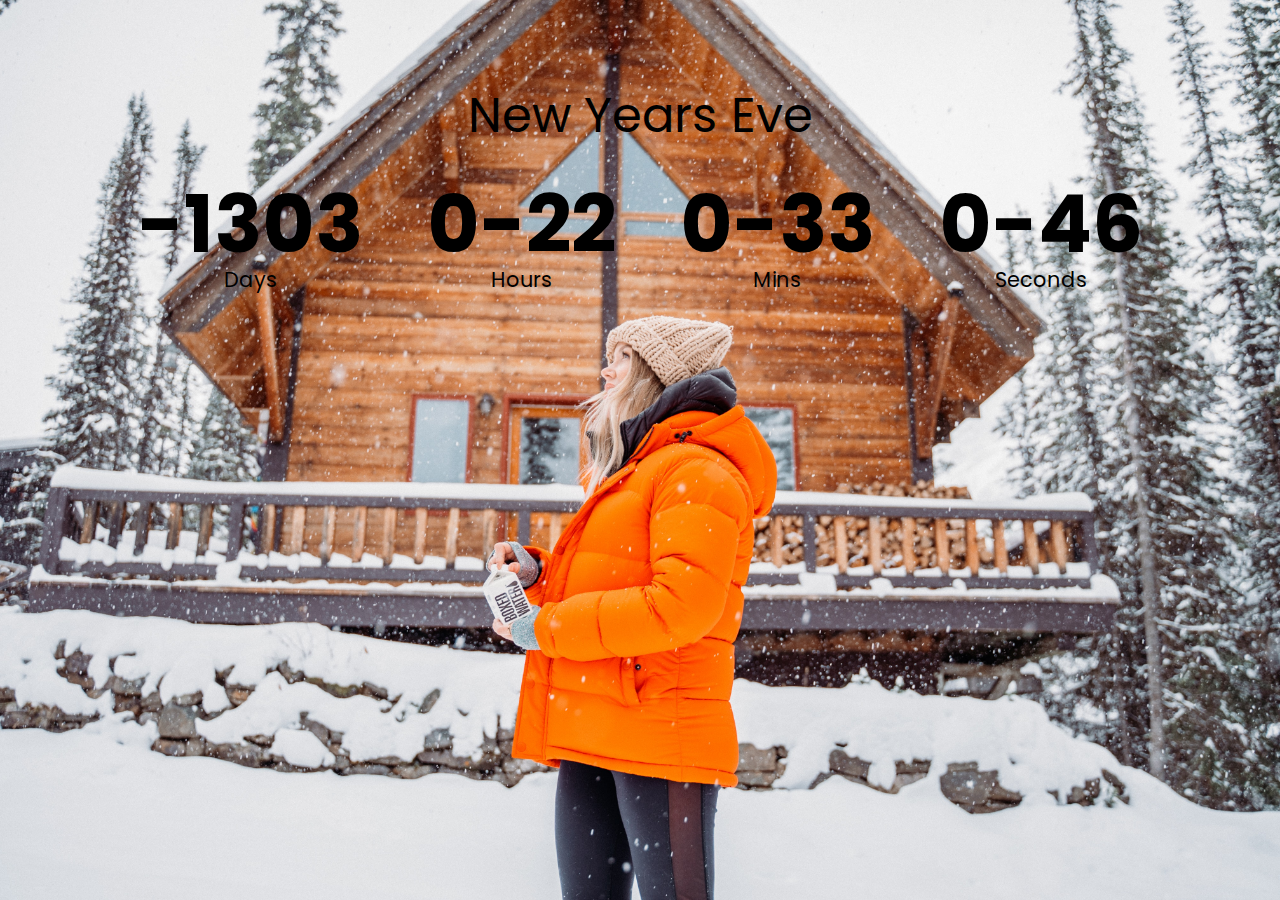
<file: countdown-timer/index.html>
<!DOCTYPE html>
<html lang="en">
<head>
    <meta charset="UTF-8">
    <meta http-equiv="X-UA-Compatible" content="IE=edge">
    <meta name="viewport" content="width=device-width, initial-scale=1.0">
    <title>Countdown Timer</title>
    <link rel="stylesheet" href="style.css">
    <script src="script.js" defer></script>
</head>
<body>
    <h1>New Years Eve</h1>

    <div class="countdown-container">
        <div class="countdown-el days-c">
            <p class="big-text" id="days">0</p>
            <span>Days</span>
        </div>
        <div class="countdown-el hours-c">
            <p class="big-text" id="hours">0</p>
            <span>Hours</span>
        </div>
        <div class="countdown-el mins-c">
            <p class="big-text" id="mins">0</p>
            <span>Mins</span>
        </div>
        <div class="countdown-el seconds-c">
            <p class="big-text" id="seconds">0</p>
            <span>Seconds</span>
        </div>
    </div>
</body>
</html>
</file>
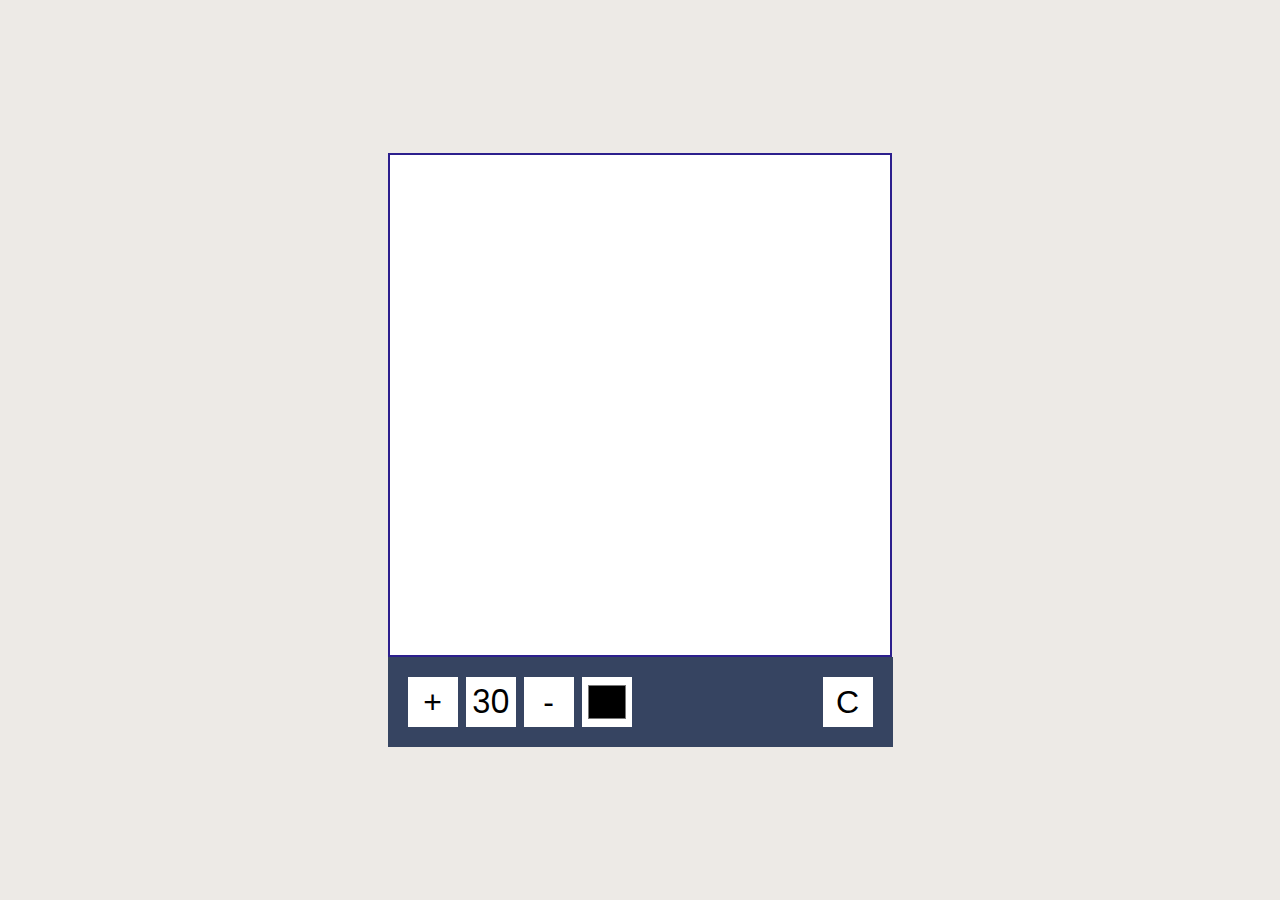
<file: drawing-app/index.html>
<!DOCTYPE html>
<html lang="en">
<head>
    <meta charset="UTF-8">
    <meta http-equiv="X-UA-Compatible" content="IE=edge">
    <meta name="viewport" content="width=device-width, initial-scale=1.0">
    <title>Get Github Profiles</title>
    <link rel="stylesheet" href="style.css">
    <script src="script.js" defer></script>
</head>
<body>
    <canvas id="canvas" width="500" height="500"></canvas>
    <div class="toolbox">
        <button id="increase">+</button>
        <span id="size">30</span>
        <button id="decrease">-</button>
        <input type="color" id="color"/>
        <button id="clear">C</button>
    </div>
</body>
</html>
</file>
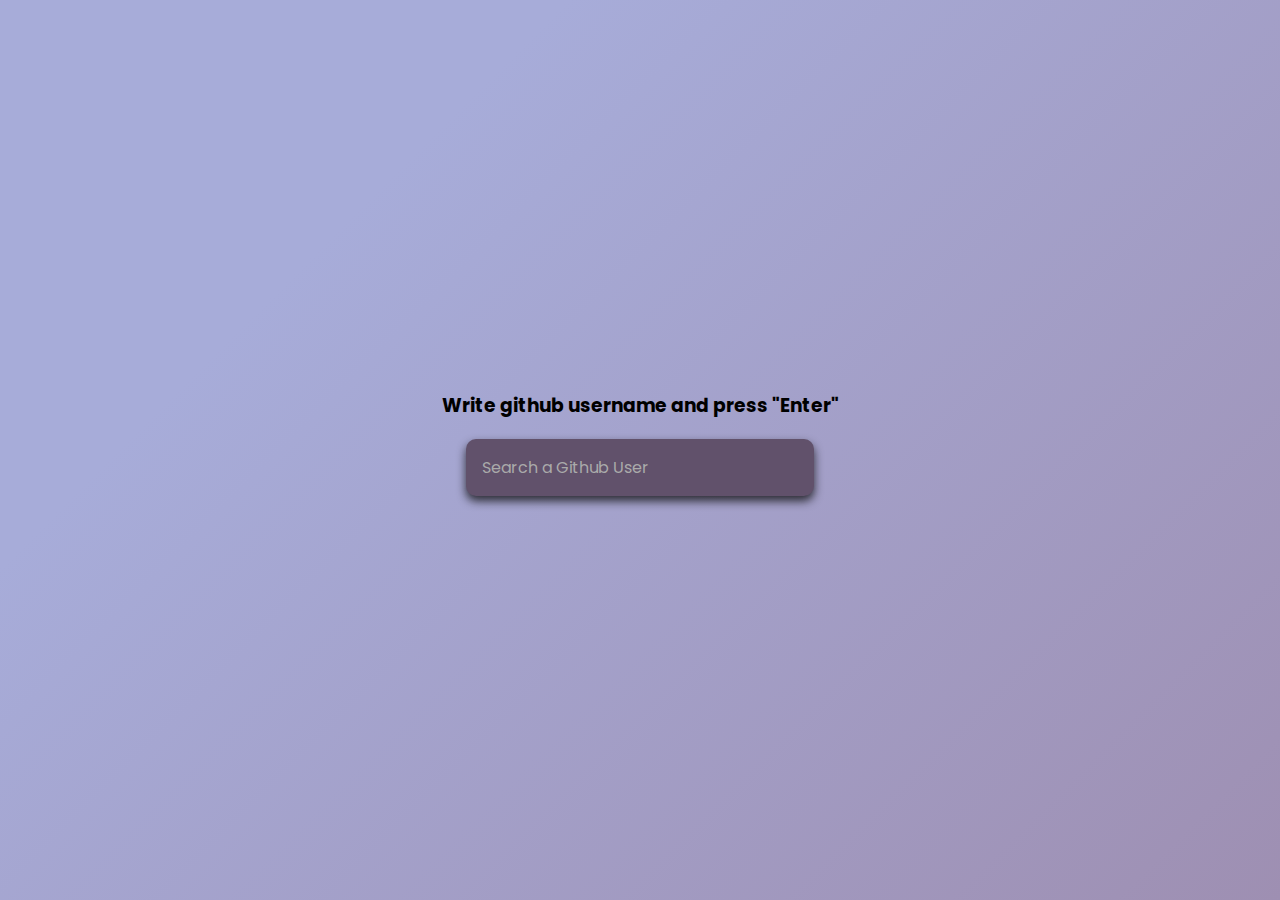
<file: github-profile-app/index.html>
<!DOCTYPE html>
<html lang="en">
<head>
    <meta charset="UTF-8">
    <meta http-equiv="X-UA-Compatible" content="IE=edge">
    <meta name="viewport" content="width=device-width, initial-scale=1.0">
    <title>Get Github Profiles</title>
    <link rel="stylesheet" href="style.css">
    <script src="script.js" defer></script>
</head>
<body>
    <h3>Write github username and press "Enter"</h3>
    <form id="form">
        <input type="text" id="search" placeholder="Search a Github User"/>
    </form>
    <main id="main"></main>
</body>
</html>
</file>
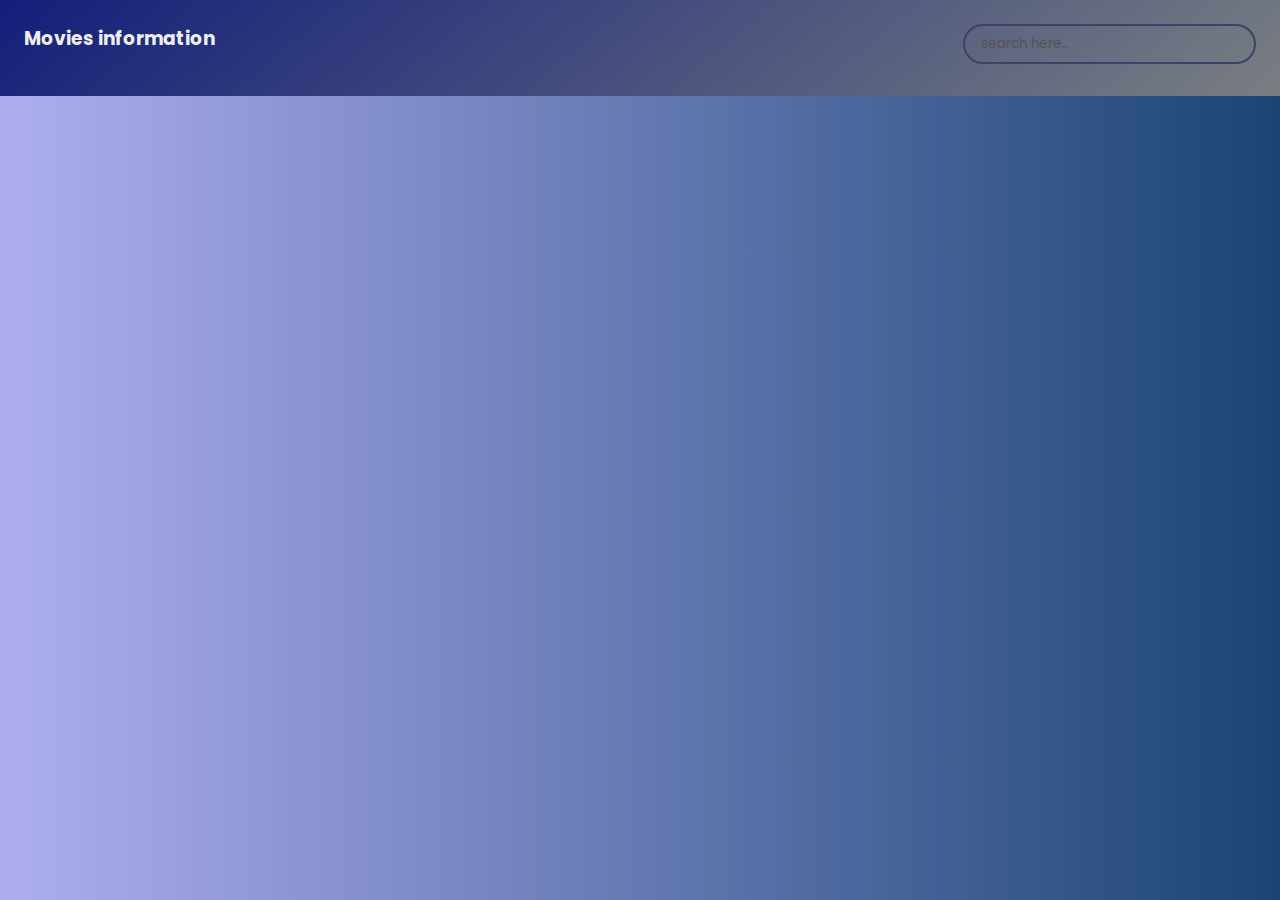
<file: movie-info-app/index.html>
<!DOCTYPE html>
<html lang="en">
<head>
    <meta charset="UTF-8">
    <meta http-equiv="X-UA-Compatible" content="IE=edge">
    <meta name="viewport" content="width=device-width, initial-scale=1.0">
    <title>Movies Info Application</title>
    <link rel="stylesheet" href="style.css">
    <script src="script.js" defer></script>
</head>
<body>
    <header>
        <h3>Movies information</h3>
        <form id="form">
            <input type="text" id="search" class="search" placeholder="search here.."/>
        </form>
    </header>
    <main id="main">
    </main>
</body>
</html>
</file>
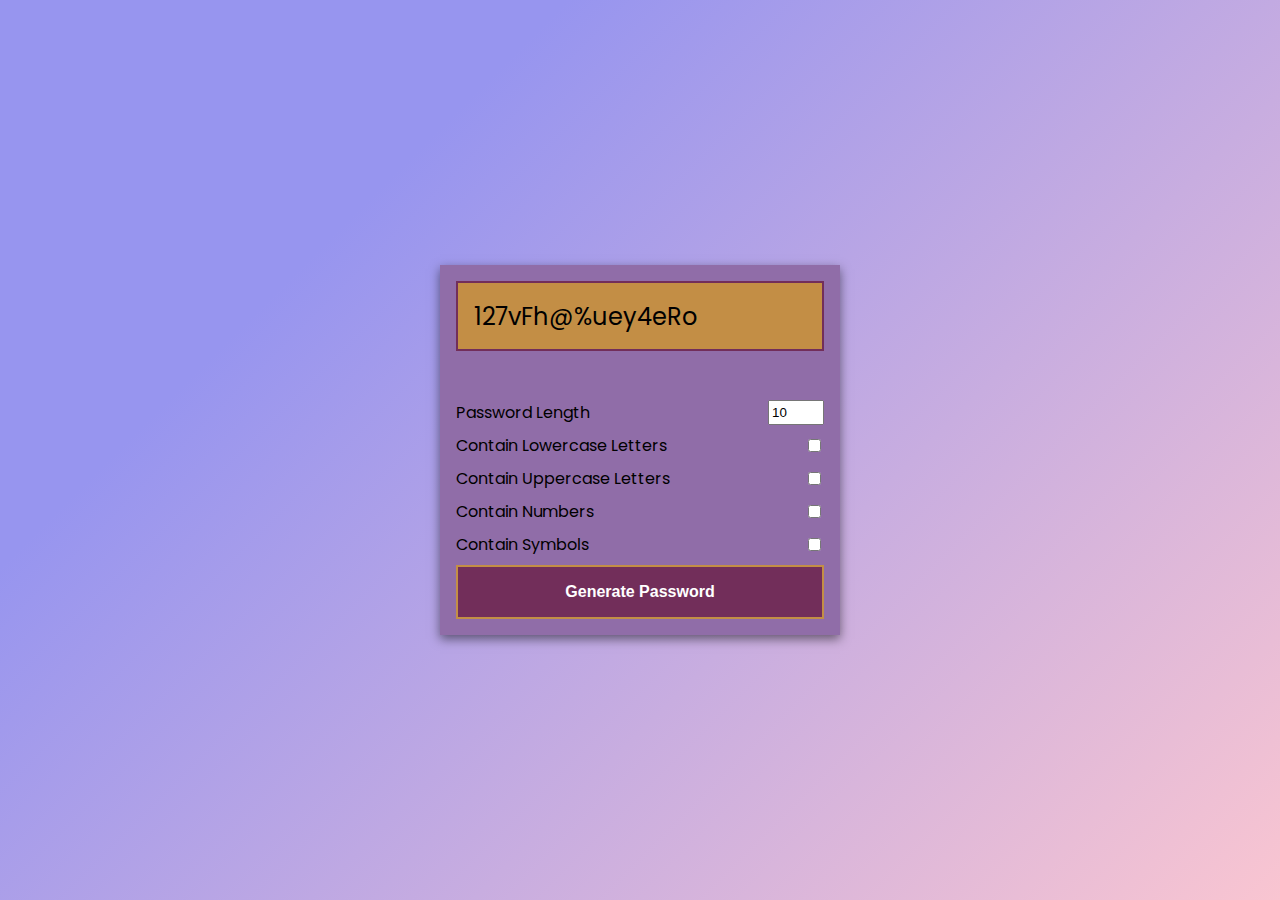
<file: password-generator/index.html>
<!DOCTYPE html>
<html lang="en">
<head>
    <meta charset="UTF-8">
    <meta http-equiv="X-UA-Compatible" content="IE=edge">
    <meta name="viewport" content="width=device-width, initial-scale=1.0">
    <title>Title</title>
    <link rel="stylesheet" href="style.css">
    <script src="script.js" defer></script>
</head>
<body>
    <div class="pw-container">
        <div class="pw-header">
            <div class="pw">
                <span  id="pw">127vFh@%uey4eRo</span>
                <button id="copy">
                    Copy
                </button>
            </div>
        </div>
        <span class="msg-box" id="msg-box"></span>
        <div class="pw-body">
            <div class="form-control">
                <label for="len">Password Length</label>
                <input id="len" value="10" type="number" max="20" min="8"/>
            </div>
            <div class="form-control">
                <label for="lower">Contain Lowercase Letters</label>
                <input id="lower" type="checkbox"/>
            </div>
            <div class="form-control">
                <label for="upper">Contain Uppercase Letters</label>
                <input id="upper" type="checkbox"/>
            </div>
            <div class="form-control">
                <label for="number">Contain Numbers</label>
                <input id="number" type="checkbox"/>
            </div>
            <div class="form-control">
                <label for="symbol">Contain Symbols</label>
                <input id="symbol" type="checkbox"/>
            </div>
            <button class="generate" id="generate">Generate Password</button>
        </div>
    </div>
</body>
</html>
</file>
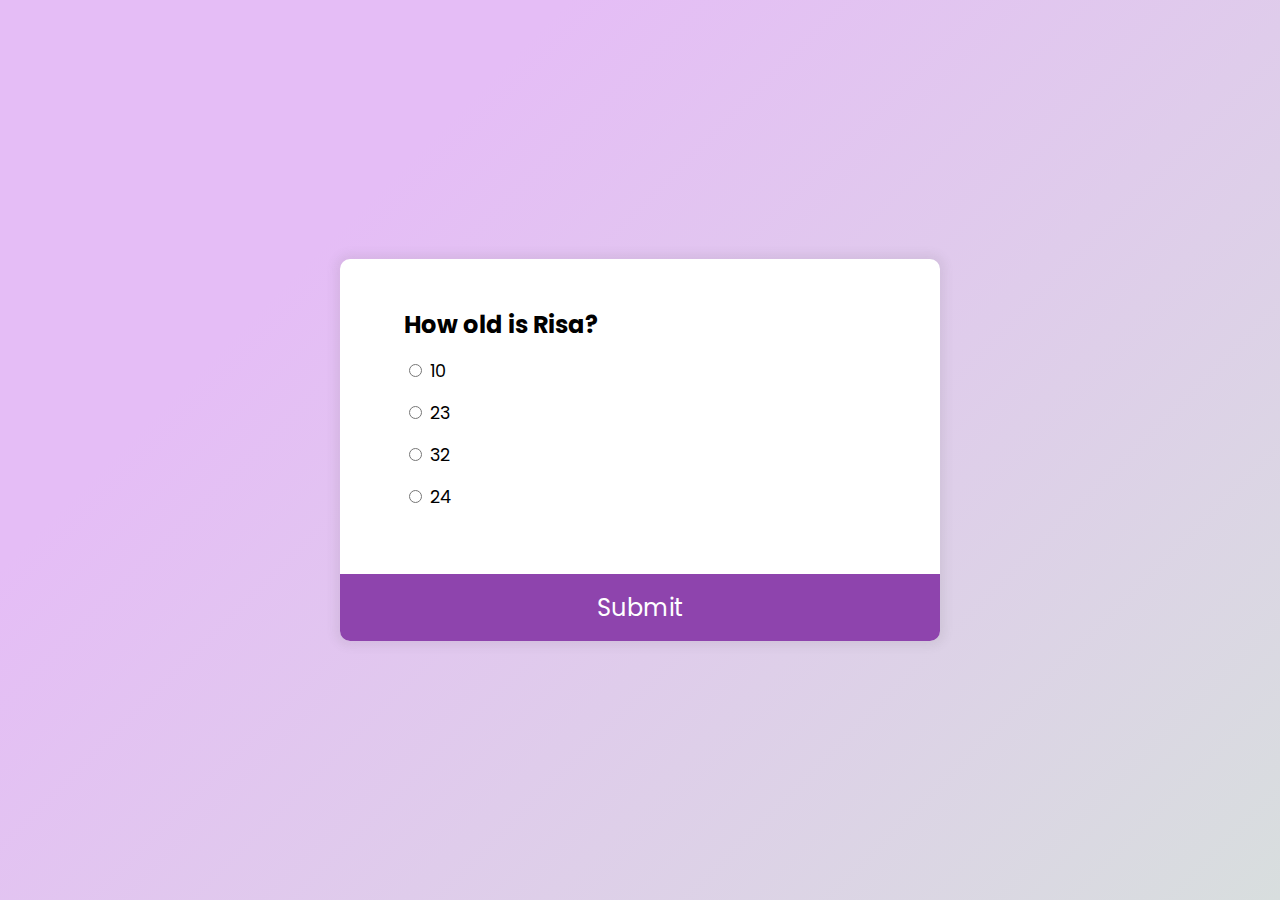
<file: quiz-app/index.html>
<!DOCTYPE html>
<html lang="en">
<head>
    <meta charset="UTF-8">
    <meta http-equiv="X-UA-Compatible" content="IE=edge">
    <meta name="viewport" content="width=device-width, initial-scale=1.0">
    <title>Quiz App</title>
    <link rel="stylesheet" href="style.css">
    <script src="script.js" defer></script>
</head>
<body>
    <div class="quiz-container">
        <div class="quiz-header" id="quiz">
            <h2 id="question">Question text</h2>
            <ul>
                <li>
                    <input type="radio" class="answer" name="answer" id="a">
                    <label id="a_text" for="a">Question-choice</label>
                </li>
                <li>
                    <input type="radio" class="answer" name="answer" id="b">
                    <label id="b_text" for="b">Question-choice</label>
                </li>
                <li>
                    <input type="radio" class="answer" name="answer" id="c">
                    <label id="c_text" for="c">Question-choice</label>
                </li>
                <li>
                    <input type="radio" class="answer" name="answer" id="d">
                    <label id="d_text" for="d">Question-choice</label>
                </li>
            </ul>
        </div>
        <button id="submit" type="submit">Submit</button>
    </div>
</body>
</html>
</file>
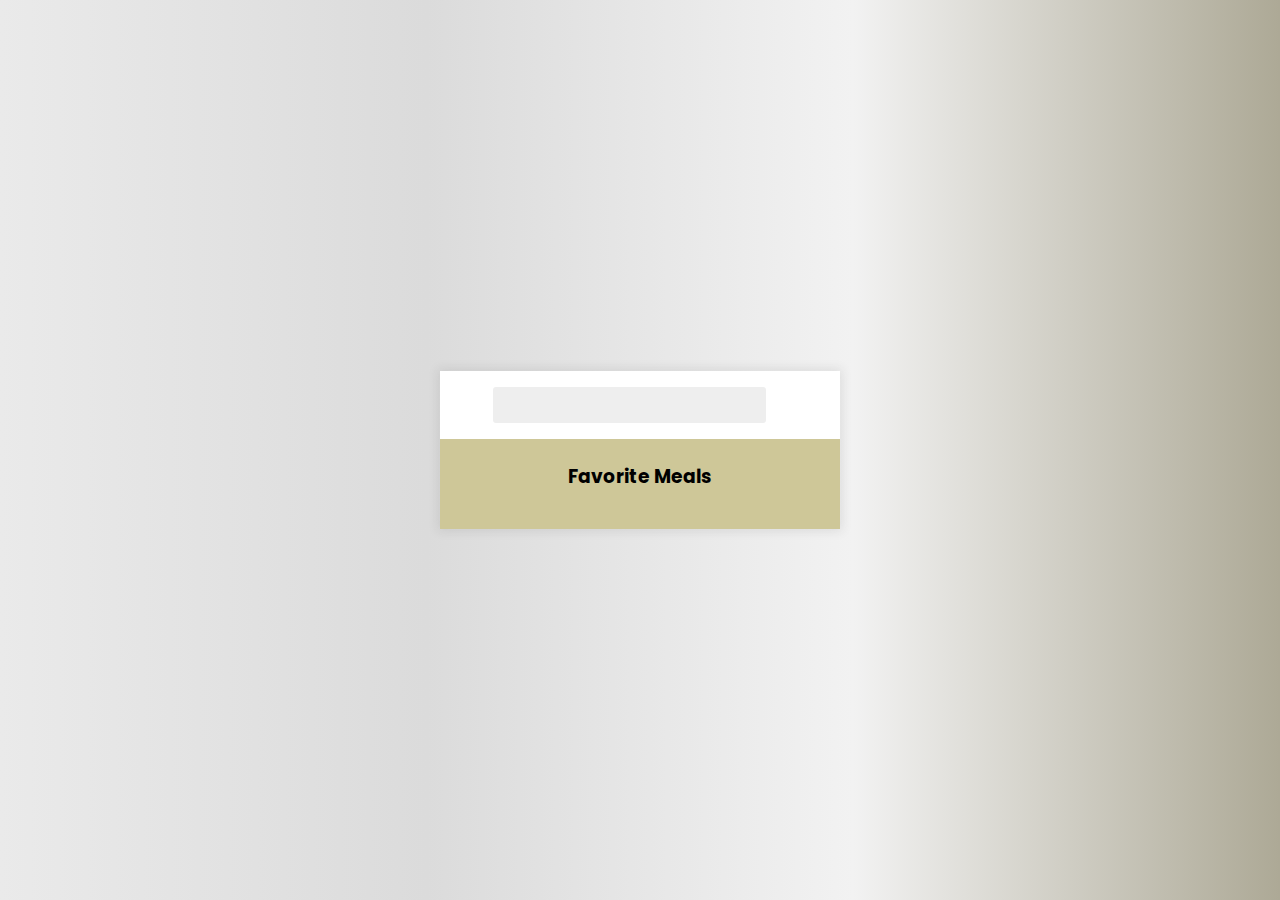
<file: recipe-app/index.html>
<!DOCTYPE html>
<html lang="en">
  <head>
    <meta charset="UTF-8" />
    <meta http-equiv="X-UA-Compatible" content="IE=edge" />
    <meta name="viewport" content="width=device-width, initial-scale=1.0" />
    <title>Recipe App</title>
    <link
      rel="stylesheet"
      href="https://cdnjs.cloudflare.com/ajax/libs/font-awesome/6.1.1/css/all.min.css"
      integrity="sha512-KfkfwYDsLkIlwQp6LFnl8zNdLGxu9YAA1QvwINks4PhcElQSvqcyVLLD9aMhXd13uQjoXtEKNosOWaZqXgel0g=="
      crossorigin="anonymous"
      referrerpolicy="no-referrer"
    />
    <link rel="stylesheet" href="style.css" />
    <script src="script.js" defer></script>
  </head>
  <body>
    <div class="mobile-container">
      <header>
        <input type="text" name="" id="search-term" />
        <button id="search"><i class="fas fa-search"></i></button>
      </header>
      <div class="fav-container">
        <h3>Favorite Meals</h3>
        <ul class="fav-meals" id="fav-meals"></ul>
      </div>
      <div class="meals" id="meals"></div>
    </div>
    <div class="popup-container hidden" id="meal-popup">
        <div class="popup">
            <button class="close-popup" id="close-popup">
                <i class="fas fa-close"></i>
            </button>
            
            <div class="meal-info" id="meal-info">
                
            </div>

        </div>
    </div>
  </body>
</html>
</file>
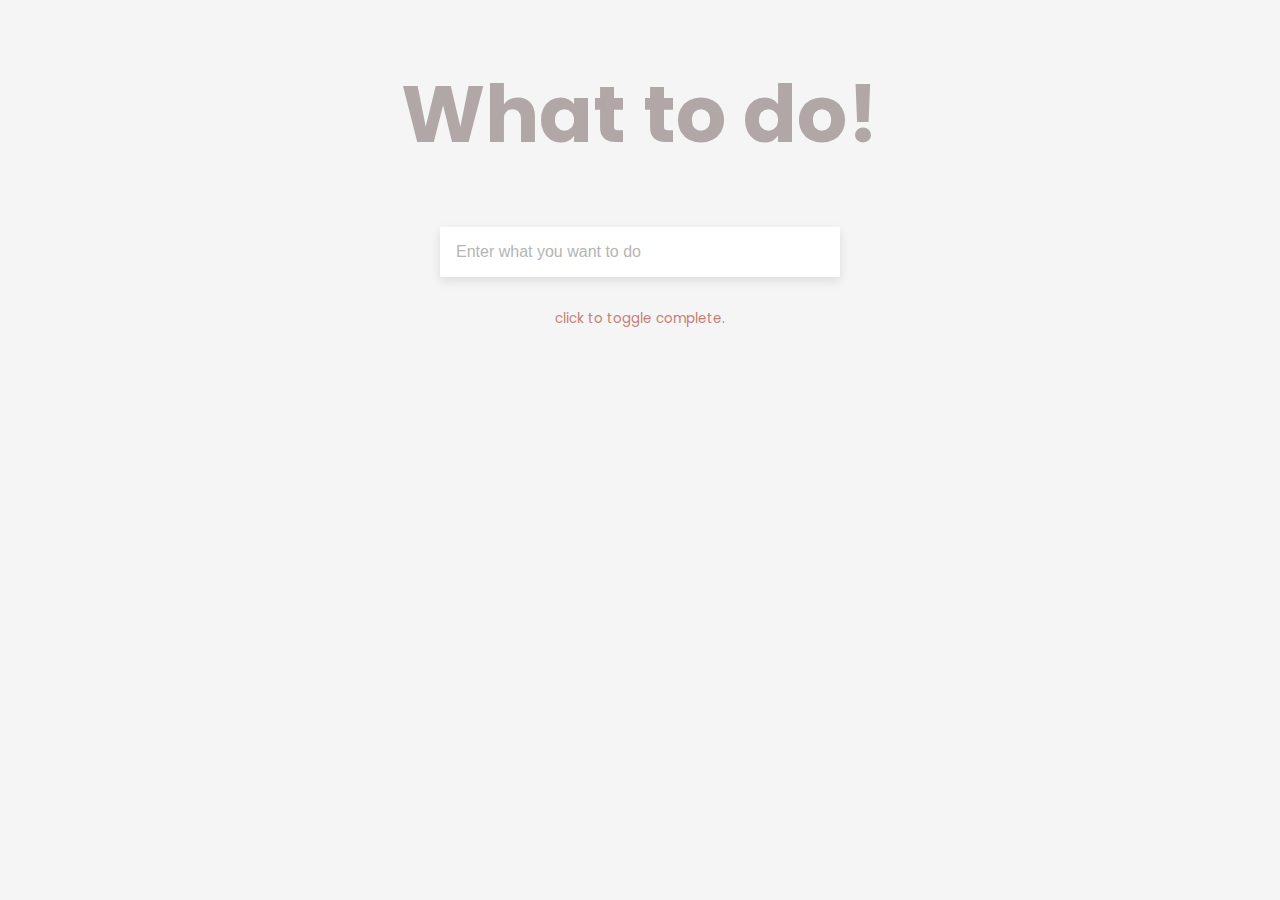
<file: todo-app/index.html>
<!DOCTYPE html>
<html lang="en">
<head>
    <meta charset="UTF-8">
    <meta http-equiv="X-UA-Compatible" content="IE=edge">
    <meta name="viewport" content="width=device-width, initial-scale=1.0">
    <title>To-dos</title>
    <link rel="stylesheet" href="style.css">
    <link
      rel="stylesheet"
      href="https://cdnjs.cloudflare.com/ajax/libs/font-awesome/6.1.1/css/all.min.css"
      integrity="sha512-KfkfwYDsLkIlwQp6LFnl8zNdLGxu9YAA1QvwINks4PhcElQSvqcyVLLD9aMhXd13uQjoXtEKNosOWaZqXgel0g=="
      crossorigin="anonymous"
      referrerpolicy="no-referrer"
    />
    <script src="script.js" defer></script>
</head>
<body>
    <h1>What to do!</h1>
    <form id="form">
        <input 
            type="text" 
            id="input" 
            class="input" 
            placeholder="Enter what you want to do"
            autocomplete="off"
        />
        <ul class="todos" id="todos">
        </ul>
    </form>
    <small>click to toggle complete.</small>
</body>
</html>
</file>
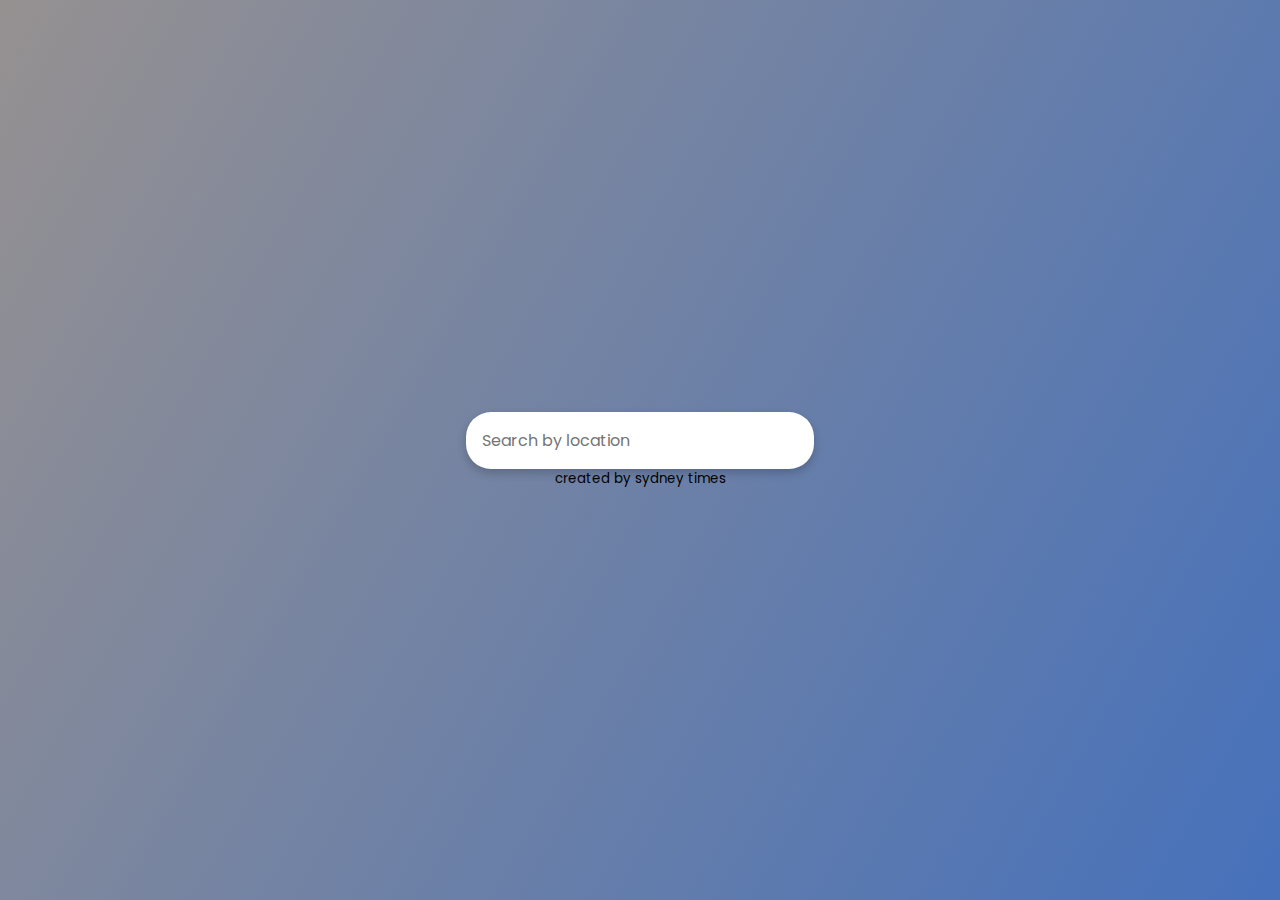
<file: weather-app/index.html>
<!DOCTYPE html>
<html lang="en">
<head>
    <meta charset="UTF-8">
    <meta http-equiv="X-UA-Compatible" content="IE=edge">
    <meta name="viewport" content="width=device-width, initial-scale=1.0">
    <title>Title</title>
    <link rel="stylesheet" href="style.css">
    <script src="script.js" defer></script>
</head>
<body>
    <form id="form">
        <input type="text" id="search" placeholder="Search by location"
        autocomplete="off"/>
    </form>
    <main id="main">
        
    </main>
    <small>created by sydney times</small>
    
</body>
</html>
</file>
<file: countdown-timer/style.css>
@import url('https://fonts.googleapis.com/css2?family=Clicker+Script&family=Poppins:wght@300;400;600&display=swap');
*{
    box-sizing: border-box;
}
body{
    background-image: url("../images/snow.jpg");
    background-size: cover;
    background-position: center center;
    display: flex;
    flex-direction: column;
    align-items: center;
    min-height: 100vh;
    margin: 0;
    font-family: "Poppins", "sans-serif";
   
}
h1{
    font-weight: normal;
    font-size: 3em;
    margin-top: 5rem;
}
.countdown-container{
    display: flex;
    flex-wrap: wrap;
    justify-content: center;
}
.big-text{
    font-weight: bold;
    font-size: 5rem;
    line-height: 1;
    margin: 0 2rem;
}
.countdown-el{
    text-align: center;
}
.countdown-el span{
    font-size: 1.3rem;
}
</file>
<file: drawing-app/style.css>
@import url('https://fonts.googleapis.com/css2?family=Clicker+Script&family=Poppins:wght@300;400;600&display=swap');
*{
    box-sizing: border-box;
}
body{
    background-color: rgb(237, 234, 230);
    display: flex;
    flex-direction: column;
    justify-content: center;
    align-items: center;
    min-height: 100vh;
    margin: 0;
    font-family: "Poppins", "sans-serif";
}

canvas{
    background-color: #fff;
    border: 2px solid rgb(44, 31, 141);

}
.toolbox{
    background-color: rgb(54, 68, 97);
    display: flex;
    padding: 1rem;
    width: 505px;
}
.toolbox > *{
    background-color: #fff;
    border: none;
    display: inline-flex;
    align-items: center;
    justify-content: center;
    font-size: 2rem;
    padding: 0.25rem;
    margin: 0.25rem;
    height: 50px;
    width: 50px;
}
.toolbox button:hover{
    background-color: grey;
}
.toolbox > *:last-child{
    margin-left: auto;
}
</file>
<file: github-profile-app/style.css>
@import url('https://fonts.googleapis.com/css2?family=Clicker+Script&family=Poppins:wght@300;400;600&display=swap');
*{
    box-sizing: border-box;
}
body{
    background-color: #9e8fb2;
    background-image: linear-gradient(315deg, #9e8fb2 0%, #a7acd9 74%);
    display: flex;
    flex-direction: column;
    justify-content: center;
    align-items: center;
    min-height: 100vh;
    margin: 0;
    font-family: "Poppins", "sans-serif";
}
input{
    background-color: #61516b;
    border-radius: 10px;
    box-shadow: rgba(14, 14, 14, .8) 0 5px 10px;
    border: none;
    outline: none;
    color: #ddd;
    font-family: inherit;
    font-size: 1rem;
    padding: 1rem;
    margin-bottom: 2rem;
}
input::placeholder{
    color: #aaa;
}
.card{
    background-color: #9e8fb2;
    background-image: linear-gradient(315deg, #534466 0%, #5b5f85 100%);
    border-radius: 20px;
    box-shadow: rgba(14, 14, 14, .8) 0 5px 10px;
    display: flex;
    padding: 3rem;
    max-width: 800px;
}

.avatar{
    border: 5px solid #543d72;
    border-radius: 50%;
    height: 150px;
    width: 150px;
}
.user-info{
    color: #ddd;
    margin-left: 2rem;
}
.user-info h2{
    margin-top: 0;
}
.user-info ul{
    display: flex;
    list-style-type: none;
    justify-content: space-between;
    padding: 0;
    width: 300px;
}
.user-info ul li{
    display: flex;
    align-items: center;
}
.user-info ul li strong{
    font-size: 0.7rem;
    margin-left: 0.5rem;
}
.repo{
    background-color: #543d72;
    display: inline-block;
    border-radius: 4px;
    color: #ddd;
    font-size: 0.7rem;
    padding: 0.25rem 0.5rem;
    margin-right: 0.5rem;
    margin-bottom: 0.5rem;
    text-decoration: none;
}
</file>
<file: movie-info-app/style.css>
@import url('https://fonts.googleapis.com/css2?family=Clicker+Script&family=Poppins:wght@300;400;600&display=swap');
*{
    box-sizing: border-box;
}
body{
    background: rgb(174,174,238);
background: linear-gradient(90deg, rgba(174,174,238,1) 0%, rgba(27,68,117,1) 100%);
    min-height: 100vh;
    margin: 0;
    font-family: "Poppins", "sans-serif";
}
header{
    background: rgb(47,57,136);
background: linear-gradient(141deg, rgba(47,57,136,1) 0%, rgba(53,63,138,1) 0%, rgba(19,31,122,1) 0%, rgba(121,126,130,1) 100%);
    display: flex;
    justify-content: space-between;
    padding: 1.5rem;
}
header h3{
    color: #eee;
    margin-top: 0;
}
main{
    display: flex;
    flex-wrap: wrap;
    justify-content: space-evenly;
}
.search{
    background-color: transparent;
    border: 2px solid #3e4168;
    outline: none;
    color: #eee;
    border-radius: 50px;
    font-family: inherit;
    padding: 0.5rem 1rem;
}
.search::placeholder{
    color: rgb(83, 83, 85);
}
.movie{
    background: rgb(47,57,136);
background: linear-gradient(141deg, rgba(47,57,136,1) 0%, rgba(53,63,138,1) 0%, rgba(19,31,122,1) 0%, rgba(121,126,130,1) 100%);
    border-radius: 3px;
    box-shadow: 0 3px 4px rgba(0, 0, 0, 0.1);
    position: relative;
    overflow: hidden;
    margin: 1rem;
    width: 300px;
}
.movie img{
    width: 100%;
}
.movie-info{
    color: #eee;
    text-shadow: 1px 1px #4d4b4b;
    display: flex;
    align-items: center;
    justify-content: space-between;
    padding: 0.5rem 1rem 1rem;
    letter-spacing: 0.5px;

}
.movie-info h3{
    margin: 0;
}
.movie-info span{
    background-color: #0a59a375;
    border-radius: 3px;
    font-weight: bold;
    padding: 0.25rem 0.5rem;
}
.movie-info span.green{
    color: rgb(60, 186, 60);
}
.movie-info span.orange{
    color: orange;
}
.movie-info span.red{
    color: rgb(186, 59, 59);
}
.overview{
    background: rgb(47,57,136);
background: linear-gradient(141deg, rgba(47,57,136,1) 0%, rgba(53,63,138,1) 0%, rgba(19,31,122,1) 0%, rgba(121,126,130,1) 100%);
    color: #eee;
    position: absolute;
    max-height: 100%;
    overflow: auto;
    padding: 2rem;
    left: 0;
    bottom: 0;
    right: 0;
    transform: translateY(100%);
    transition: transform 0.3s ease-in;
}
.overview h4{
    margin-top: 0;
}
.movie:hover .overview{
    transform: translateY(0);
}
</file>
<file: password-generator/style.css>
@import url('https://fonts.googleapis.com/css2?family=Clicker+Script&family=Poppins:wght@300;400;600&display=swap');
*{
    box-sizing: border-box;
}
body{
    background-color: #f9c5d1;
    background-image: linear-gradient(315deg, #f9c5d1 0%, #9795ef 74%);
    min-height: 100vh;
    display: flex;
    justify-content: center;
    align-items: center;
    font-family: "Poppins", "sans-serif";
    margin: 0;
}
.pw-container{
    background-color: #906da8;
    box-shadow: 0 4px 10px rgba(0, 0, 0, 0.5);
    width: 400px;
}
.pw-header{
    padding: 1rem;
}
.pw-body{
    padding: 0 1rem 1rem;
}
.pw{
    background-color: #c38e45;
    border: 2px solid #722e5a;
    display: flex;
    align-items: center;
    font-size: 1.5rem;
    height: 70px;
    width: 100%;
    position: relative;
    padding: 1rem;
    overflow: auto;
}
.pw button{
    background-color: #722e5a;
    border: none;
    color: white;
    padding: 0.5rem 0.5rem;
    cursor: pointer;
    position: absolute;
    top: 0;
    right: 0;
    transform: translate(0, 20%);
    transition: opacity 0.2s ease, transform 0.2s ease;
    opacity: 0;
}
.pw:hover button{
    opacity: 1;
    transform: translate(0, 0%);
}
.form-control{
    display: flex;
    justify-content: space-between;
    margin: 0.5rem 0;
}
.generate{
    background-color: #722e5a;
    border: 2px solid #c38e45;
    cursor: pointer;
    color: #fff;
    display: block;
    font-weight: bold;
    font-size: 1rem;
    padding: 1rem;
    width: 100%;
}
.generate:hover{
    color: rgb(34, 33, 33);
    border: 2px solid #722e5a;
    background-color: #c38e45;
}
.msg-box{
    padding: 1rem;
    font-size: 0.7rem;
    color: #980c0c;
}
</file>
<file: quiz-app/style.css>
@import url('https://fonts.googleapis.com/css2?family=Clicker+Script&family=Poppins:wght@300;400;600&display=swap');
*{
    box-sizing: border-box;
}
body{
    background-color: #d8dede;
background-image: linear-gradient(315deg, #d8dede 0%, #e5bdf6 74%);
    min-height: 100vh;
    margin: 0;
    font-family: "Poppins", "sans-serif";
    display: flex;
    align-items: center;
    justify-content: center;
}
.quiz-container{
    background-color: #ffffff;
    border-radius: 10px;
    box-shadow: 0 0 10px 5px rgba(100, 100, 100, 0.1) ;
    overflow: hidden;
    width: 600px;
    max-width: 100%;
}
.quiz-header{
    padding: 3rem 4rem;
}
h2{
    margin: 0;
}
ul{
    list-style-type: none;
    padding: 0;
}
ul li{
    margin: 1rem 0;
    font-size: 1.1rem;
}
ul li label{
    cursor: pointer;
}
button{
    background-color: #8e44ad;
    display: block;
    border: none;
    color: white;
    cursor: pointer;
    font-family: inherit;
    font-size: 1.5rem;
    width: 100%;
    padding: 1rem;
}
button:hover{
    background-color: #632a7b;

}
</file>
<file: recipe-app/style.css>
@import url('https://fonts.googleapis.com/css2?family=Clicker+Script&family=Poppins:wght@300;400;600&display=swap');
*{
    box-sizing: border-box;
}
body{
    background: #ADA996;  /* fallback for old browsers */
    background: -webkit-linear-gradient(to right, #EAEAEA, #DBDBDB, #F2F2F2, #ADA996);  /* Chrome 10-25, Safari 5.1-6 */
    background: linear-gradient(to right, #EAEAEA, #DBDBDB, #F2F2F2, #ADA996); /* W3C, IE 10+/ Edge, Firefox 16+, Chrome 26+, Opera 12+, Safari 7+ */

    min-height: 100vh;
    margin: 0;
    font-family: "Poppins", "sans-serif";
    display: flex;
    align-items: center;
    justify-content: center;
}
img{
    max-width: 100%;
}
.mobile-container{
    background-color: #fff;
    box-shadow: 0 0 10px 2px #3333331a;
    width: 400px;
}

header{
    display: flex;
    align-items: center;
    justify-content: center;
    padding: 1rem;
}
header input{
    background-color: #eee;
    border: none;
    border-radius: 3px;
    font-family: inherit;
    padding: 0.5rem;
}
header button{
    background-color: transparent;
    border: none;
    color: #aaa;
    font-size: 1.5rem;
    margin-left: 10px;
}
.fav-container{
    background-color: rgb(206, 199, 152);
    padding: 0.25rem 1rem;
    text-align: center;
}
.fav-meals{
    display: flex;
    flex-wrap: wrap;
    align-items: center;
    justify-content: center;
    list-style-type: none;
    padding: 0;
}
.fav-meals li{
    position: relative;
    cursor: pointer;
    margin: 5px;
    width: 75px;
}
.fav-meals li .clear{
    background-color: transparent;
    position: absolute;
    border: none;
    opacity: 0;
    top: -0.5rem;
    right: -0.5rem;
    font-size: 1.2rem;
}
.fav-meals li:hover .clear{
    opacity: 1;
}
.fav-meals li img{
    border: 1px solid #fff;
    border-radius: 50%;
    box-shadow: 0 0 10px 2px #3333331a;
    object-fit: cover;
    height: 70px;
    width: 70px;
}
.fav-meals li span{
    display: inline-block;
    font-size: 0.9rem;
    white-space: nowrap;
    overflow: hidden;
    text-overflow: ellipsis;
    width: 75px;
}
.meal{
    border: 3px;
    cursor: pointer;
    box-shadow: 0 0 10px 2px #3333331a;
    margin: 1.5rem;
}
.meal-header{
    position: relative;
}
.meal-header .random{
    position: absolute;
    top: 1rem;
    background-color: #fff;
    padding: .25rem 0.5rem;
    border-top-right-radius: 3px;
    border-bottom-right-radius: 3px;

}
.meal-header img{
    object-fit: cover;
    height: 250px;
    width: 100%;
}
.meal-body{
    display: flex;
    align-items: center;
    justify-content: space-between;
    padding: 1rem;
}
.meal-body h4{
    margin: 0;
}
.meal-body .fav-btn{
    border: none;
    background-color: transparent;
    color: #aaa;
    cursor: pointer;
    font-size: 1.2rem;
}
.meal-body .fav-btn.active{
    color: #ce2121;
}

.popup-container{
    background-color: rgba(0, 0, 0, 0.5);
    display: flex;
    align-items: center;
    justify-content: center;
    position: fixed;
    left: 0;
    right: 0;
    top: 0;
    bottom: 0;
}
.popup-container.hidden{
    opacity: 0;
    pointer-events: none;
}
.popup{
    background-color: #fff;
    border-radius: 5px;
    padding: 2rem;
    position: relative;
    overflow: auto;
    max-width: 500px;
    max-height: 100vh;
    width: 100%;
}
.popup .close-popup{
    background-color: transparent;
    border: none;
    position: absolute;
    cursor: pointer;
    font-size: 1.5rem;
    top: 1rem;
    right: 1rem;
}
.meal-info h1{
    text-align: center;
}
</file>
<file: todo-app/style.css>
@import url('https://fonts.googleapis.com/css2?family=Clicker+Script&family=Poppins:wght@300;400;600&display=swap');
*{
    box-sizing: border-box;
}
body{
    background-color: #f5f5f5;
    color: #555;
    display: flex;
    align-items: center;
    flex-direction: column;
    margin: 0;
    font-family: "Poppins", "sans-serif";
}

h1{
    color: rgb(74, 53, 51);
    font-size: 5rem;
    text-align: center;
    opacity: 0.4;
}
form{
    box-shadow: 0 4px 10px rgba(0, 0, 0, 0.1);
    max-width: 100%;
    width: 400px;
}
.input{
    border: none;
    outline: none;
    color: #555;
    font-size: 1rem;
    padding: 1rem 1rem;
    display: block;
    width: 100%;
}
.input::placeholder{
    color: #b5b5b5;
}
.todos{
    background-color: #fff;
    padding: 0;
    margin: 0;
    list-style-type: none;
}
.todos li{
    position: relative;
    border-top: 1px solid #e5e5e5;
    font-size: 1rem;
    padding: 0.5rem 0.5rem;
}
.todos li.completed{
    color: #b6b6b6;
    text-decoration: line-through;
}
.todos li p{
    display: inline;
}
.todos li span{
    color: transparent;
    position: absolute;
    right: 2%;
}
.todos li:hover span{
    color: rgb(189, 49, 49);
}
small{
    text-align: center;
    color:rgb(196, 125, 117);
    margin-top: 2rem;
}
</file>
<file: weather-app/style.css>
@import url('https://fonts.googleapis.com/css2?family=Clicker+Script&family=Poppins:wght@300;400;600&display=swap');
*{
    box-sizing: border-box;
}
body{
    background: linear-gradient(300deg, rgb(70, 113, 187), rgb(150, 145, 145));
    font-family: "Poppins", sans-serif;
    display: flex;
    flex-direction: column;
    align-items: center;
    justify-content: center;
    min-height: 100vh;
    margin: 0;
}
input{
    background-color: #fff;
    border: none;
    border-radius: 25px;
    font-size: 1rem;
    font-family: inherit;
    box-shadow: 0 4px 10px rgba(0, 0, 0, 0.2);
    padding: 1rem;
    min-width: 300px;
}
input:focus{
    outline: none;
}
.weather{
    margin-top: 2rem;
    font-size: 1rem;
    text-align: center;
}
.weather h2{
    display: flex;
    align-items: center;
    margin-bottom: 0;
}
#weather-table{
    border-collapse: collapse;

}
#weather-table th, td{
    border: 1px solid rgb(78, 73, 73);
    padding: 1rem;
}
</file>
